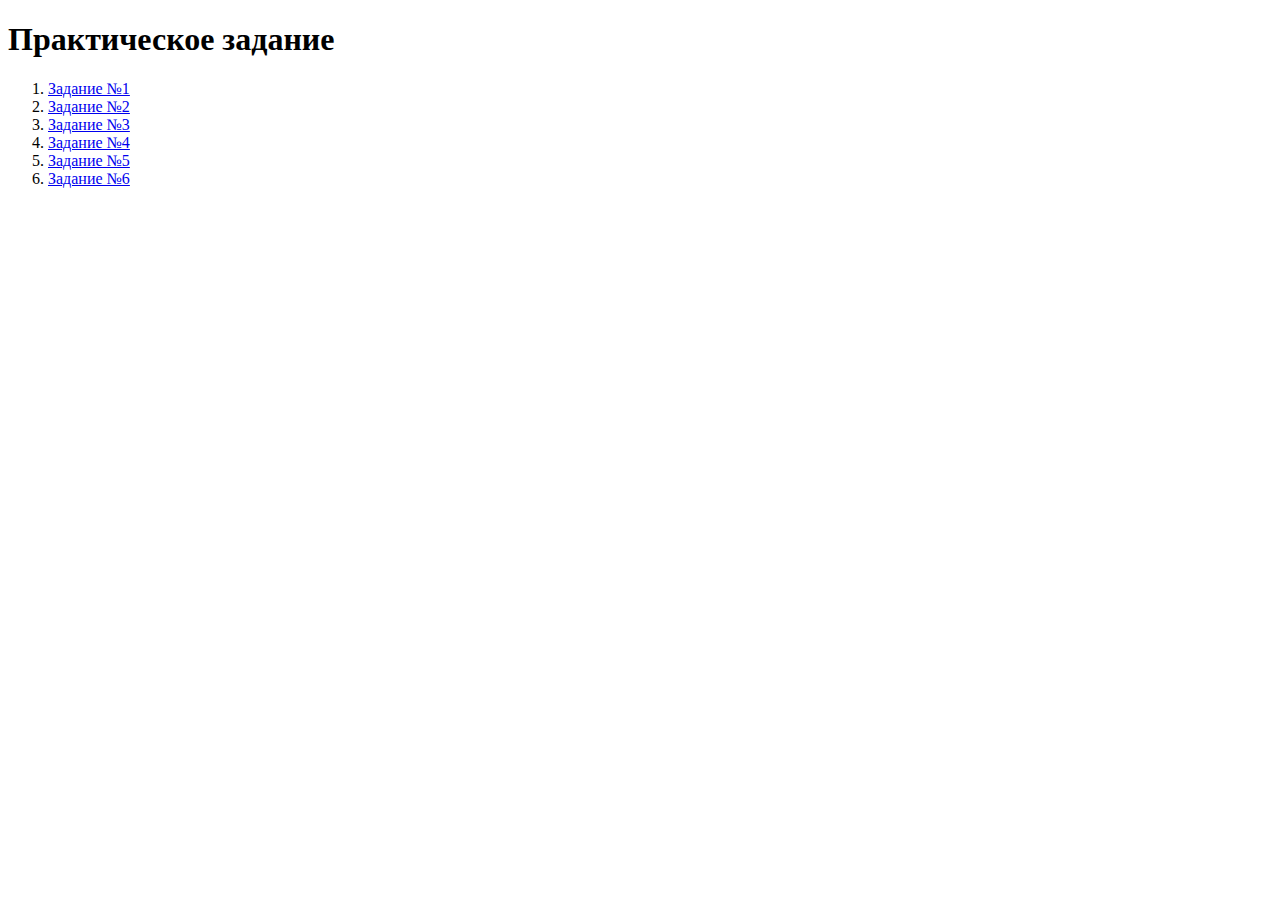
<file: index.html>
<!DOCTYPE html>
<html lang="en">
<head>
    <meta charset="UTF-8">
    <meta name="viewport" content="width=device-width, initial-scale=1.0">
    <title>Практическое задание</title>
</head>
<body>
   <h1>Практическое задание</h1> 
   <ol>
    <li><a href="task1.html">Задание №1</a></li>
    <li><a href="task2.html">Задание №2</a></li>
    <li><a href="task3.html">Задание №3</a></li>
    <li><a href="task4.html">Задание №4</a></li>
    <li><a href="task5new.html">Задание №5</a></li>
    <li><a href="task5.html">Задание №6</a></li>
   </ol>
</body>
</html>
</file>
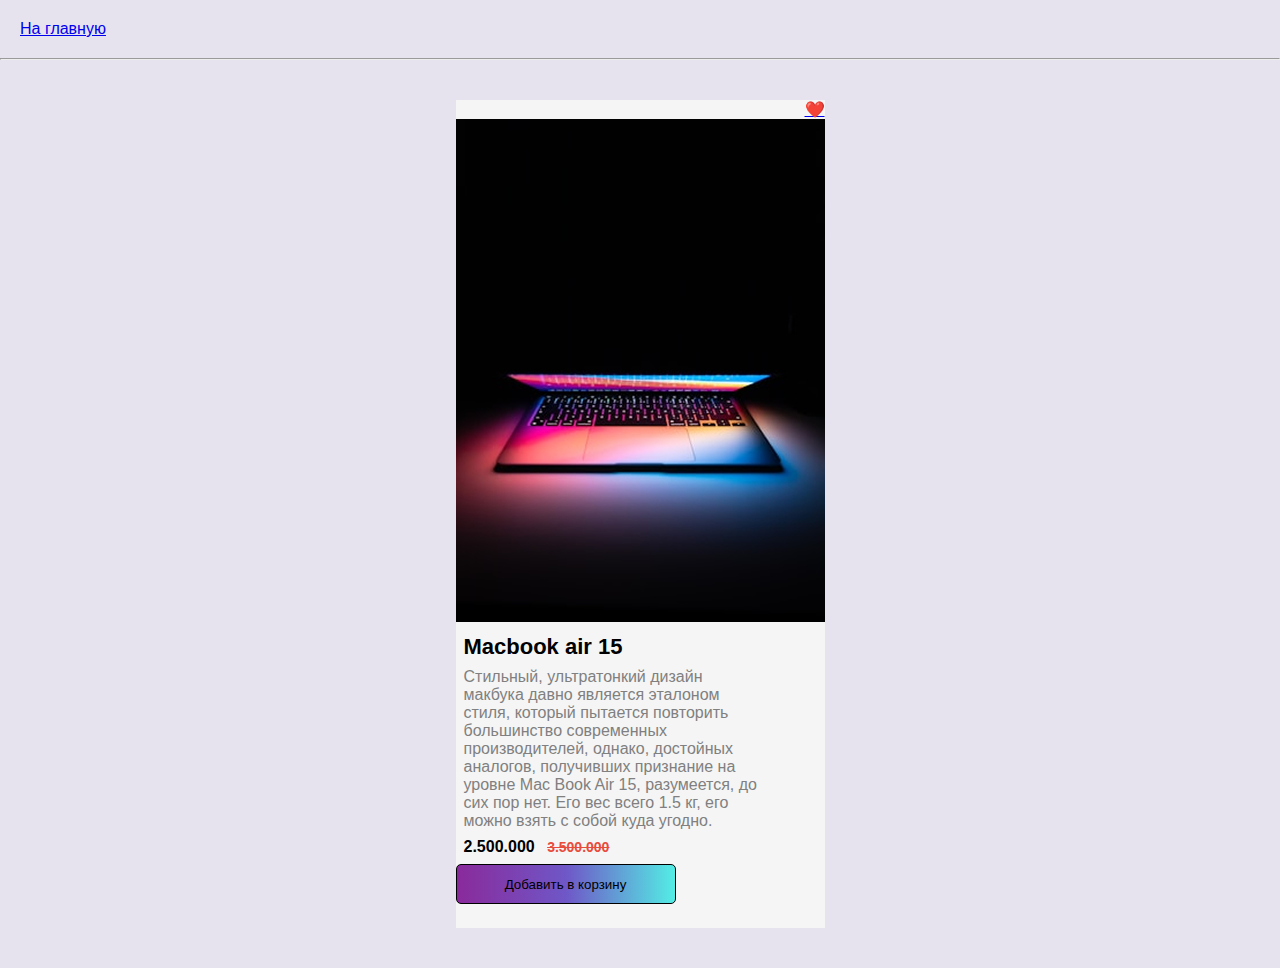
<file: task2.html>
<!DOCTYPE html>
<html lang="en">
<head>
    <meta charset="UTF-8">
    <meta name="viewport" content="width=device-width, initial-scale=1.0">
    <title>Document</title>
    <link rel="stylesheet" href="task2.css">
</head>
<body>
    <a class="back-to-main" href="index.html">На главную</a>
    <hr>
    
    
    <div class="card">
        <p class="favorite">
         <a href="#">❤️</a>   
        </p>
        <img src="image1 (1).png" alt="Нет картинки">
        <h3>Macbook air 15</h3>
        <p class="info">Стильный, ультратонкий дизайн макбука давно является эталоном стиля, который пытается повторить большинство современных производителей, однако, достойных аналогов, получивших признание на уровне Mac Book Air 15, разумеется, до сих пор нет. Его вес всего 1.5 кг, его можно взять с собой куда угодно.</p>
        <p class="price">2.500.000 <span class="old-price">3.500.000</span></p>
        <button class="button">Добавить в корзину</button>
    
    
    </div>

    

</body>
</html>
</file>
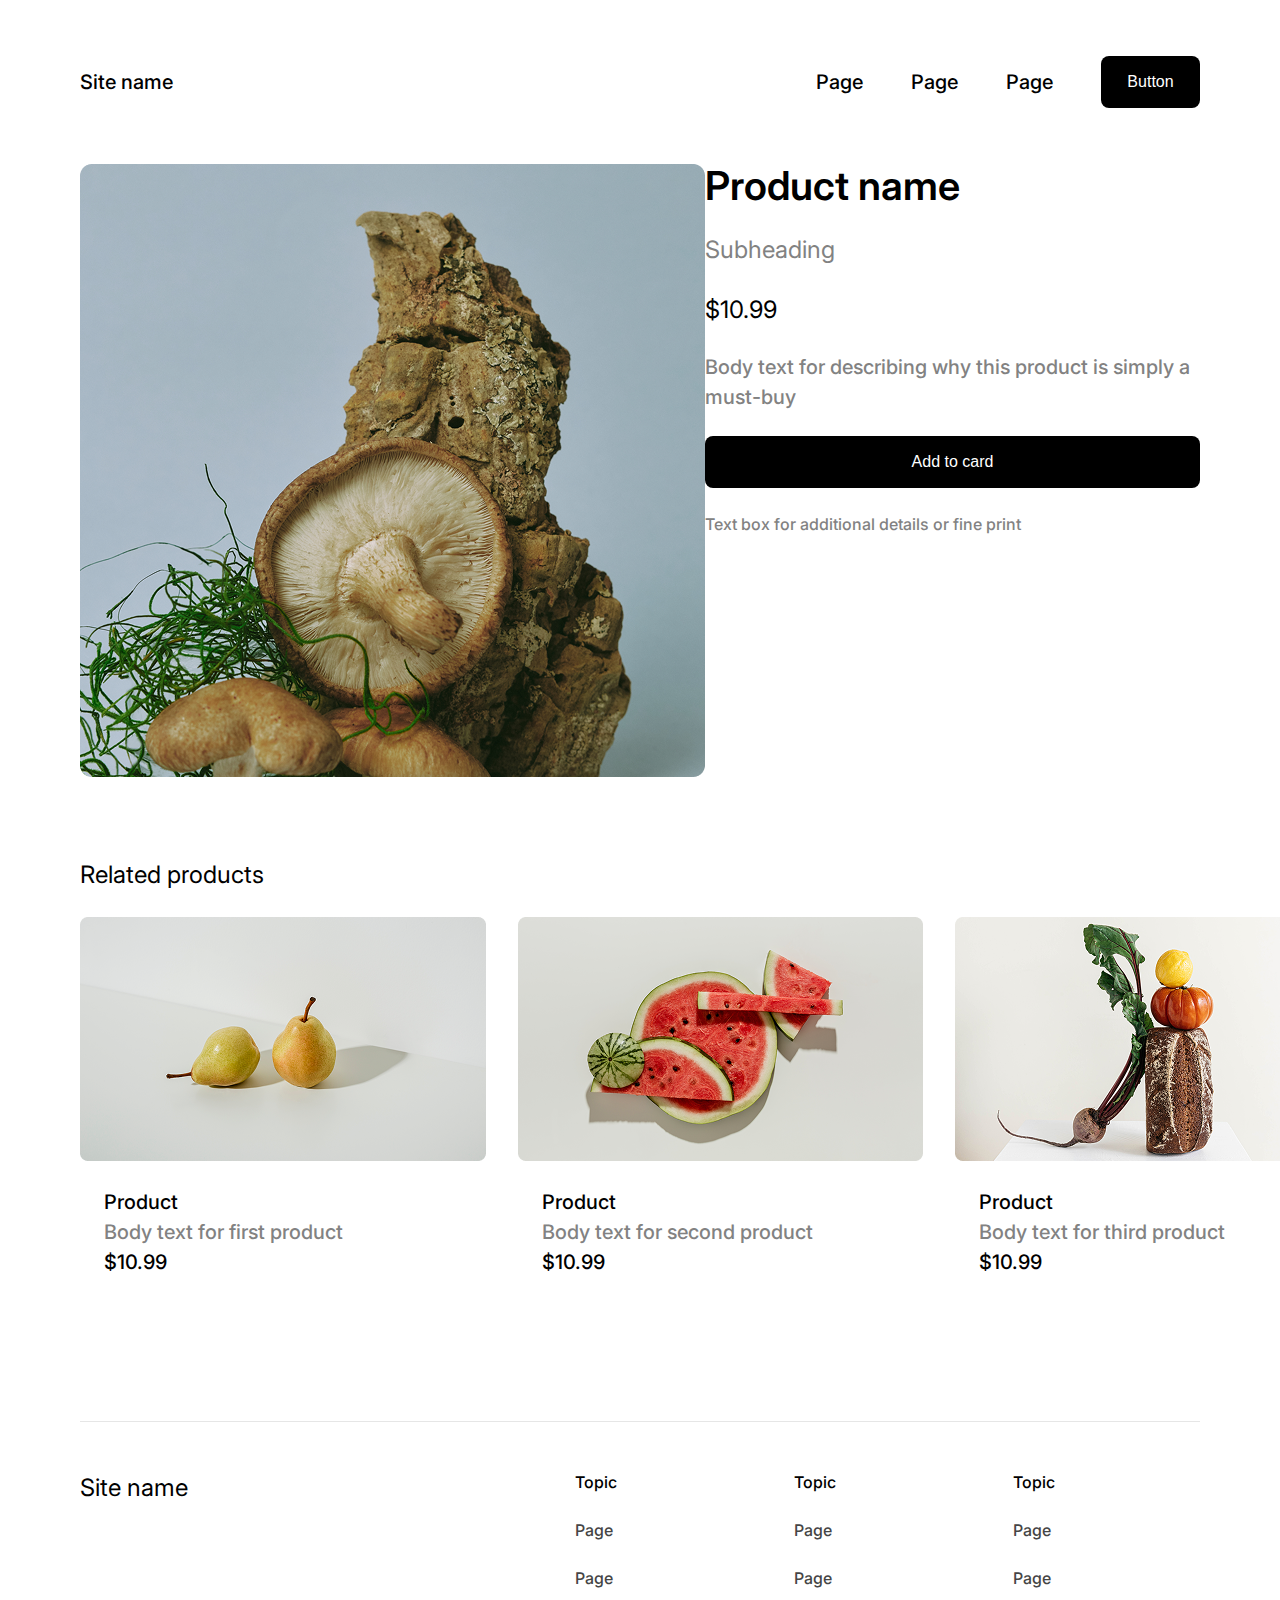
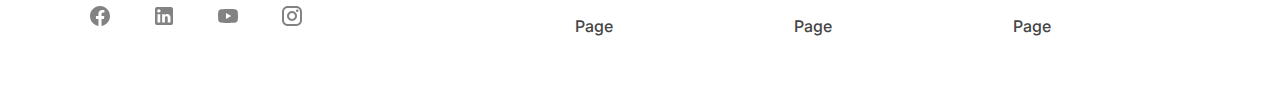
<file: task3.html>
<!DOCTYPE html>
<html lang="en">
<head>
    <meta charset="UTF-8">
    <meta name="viewport" content="width=device-width, initial-scale=1.0">
    <title>Document</title>
    <link rel="stylesheet" href="css/reset.css">
    <link rel="stylesheet" href="css/task3.css">
</head>
<body>
    <header>
        <a class="logo" href="#">
            Site name
        </a>
        <nav>
            <a href="#">Page</a>
            <a href="#">Page</a>
            <a href="#">Page</a>
            <button>Button</button>
        </nav>
    </header>
 
    <main>
        <section class="hero-product">
            <img src="img/task3/hero.png" alt="">
            <div class="hero-product-description">
                <h1>Product name</h1>
                <h2>Subheading</h2>
                <p class="hero-product-price">$10.99</p>
                <p class="hero-product-about">Body text for describing why this product is simply a must-buy</p>
                <button>Add to card</button>
                <p class="hero-product-additional-details">Text box for additional details or fine print</p>
            </div>
        </section>

        <section class="products">
            <h2>Related products</h2>
            <div class="product-cards">
                <figure class="product-card">
                    <img src="img/task3/Image.png" alt="">
                    <figcaption>
                        <h3>Product</h3>
                        <p class="product-card-about">Body text for first product</p>
                        <p class="product-card-price">$10.99</p>
                    </figcaption>
                </figure>
                  <figure class="product-card">
                    <img src="img/task3/Image-1.png" alt="">
                    <figcaption>
                        <h3>Product</h3>
                        <p class="product-card-about">Body text for second product</p>
                        <p class="product-card-price">$10.99</p>
                    </figcaption>
                </figure>
                  <figure class="product-card">
                    <img src="img/task3/Image-2.png" alt="">
                    <figcaption>
                        <h3>Product</h3>
                        <p class="product-card-about">Body text for third product</p>
                        <p class="product-card-price">$10.99</p>
                    </figcaption>
                </figure>
            </div>
        </section>
    </main>

    <footer>
        <div class="footer-info">
            <h2>Site name</h2>
            <div class="social-media">
                <a href="#"><img src="img/task3/icons/Icon.svg" alt=""></a>
                 <a href="#"><img src="img/task3/icons/Icon-1.svg" alt=""></a>
                  <a href="#"><img src="img/task3/icons/Icon-2.svg" alt=""></a>
                   <a href="#"><img src="img/task3/icons/Icon-3.svg" alt=""></a>
            </div>
        </div>
        <div class="footer-links">
            <ul class="footer-links-list">
                <h3>Topic</h3>
                <li><a href="#">Page</a></li>
                <li><a href="#">Page</a></li>
                <li><a href="#">Page</a></li>
            </ul>
            <ul class="footer-links-list">
                <h3>Topic</h3>
                <li><a href="#">Page</a></li>
                <li><a href="#">Page</a></li>
                <li><a href="#">Page</a></li>
            </ul>
            <ul class="footer-links-list">
                <h3>Topic</h3>
                <li><a href="#">Page</a></li>
                <li><a href="#">Page</a></li>
                <li><a href="#">Page</a></li>
            </ul>
        </div>
    </footer>
</body>
</html>
</file>
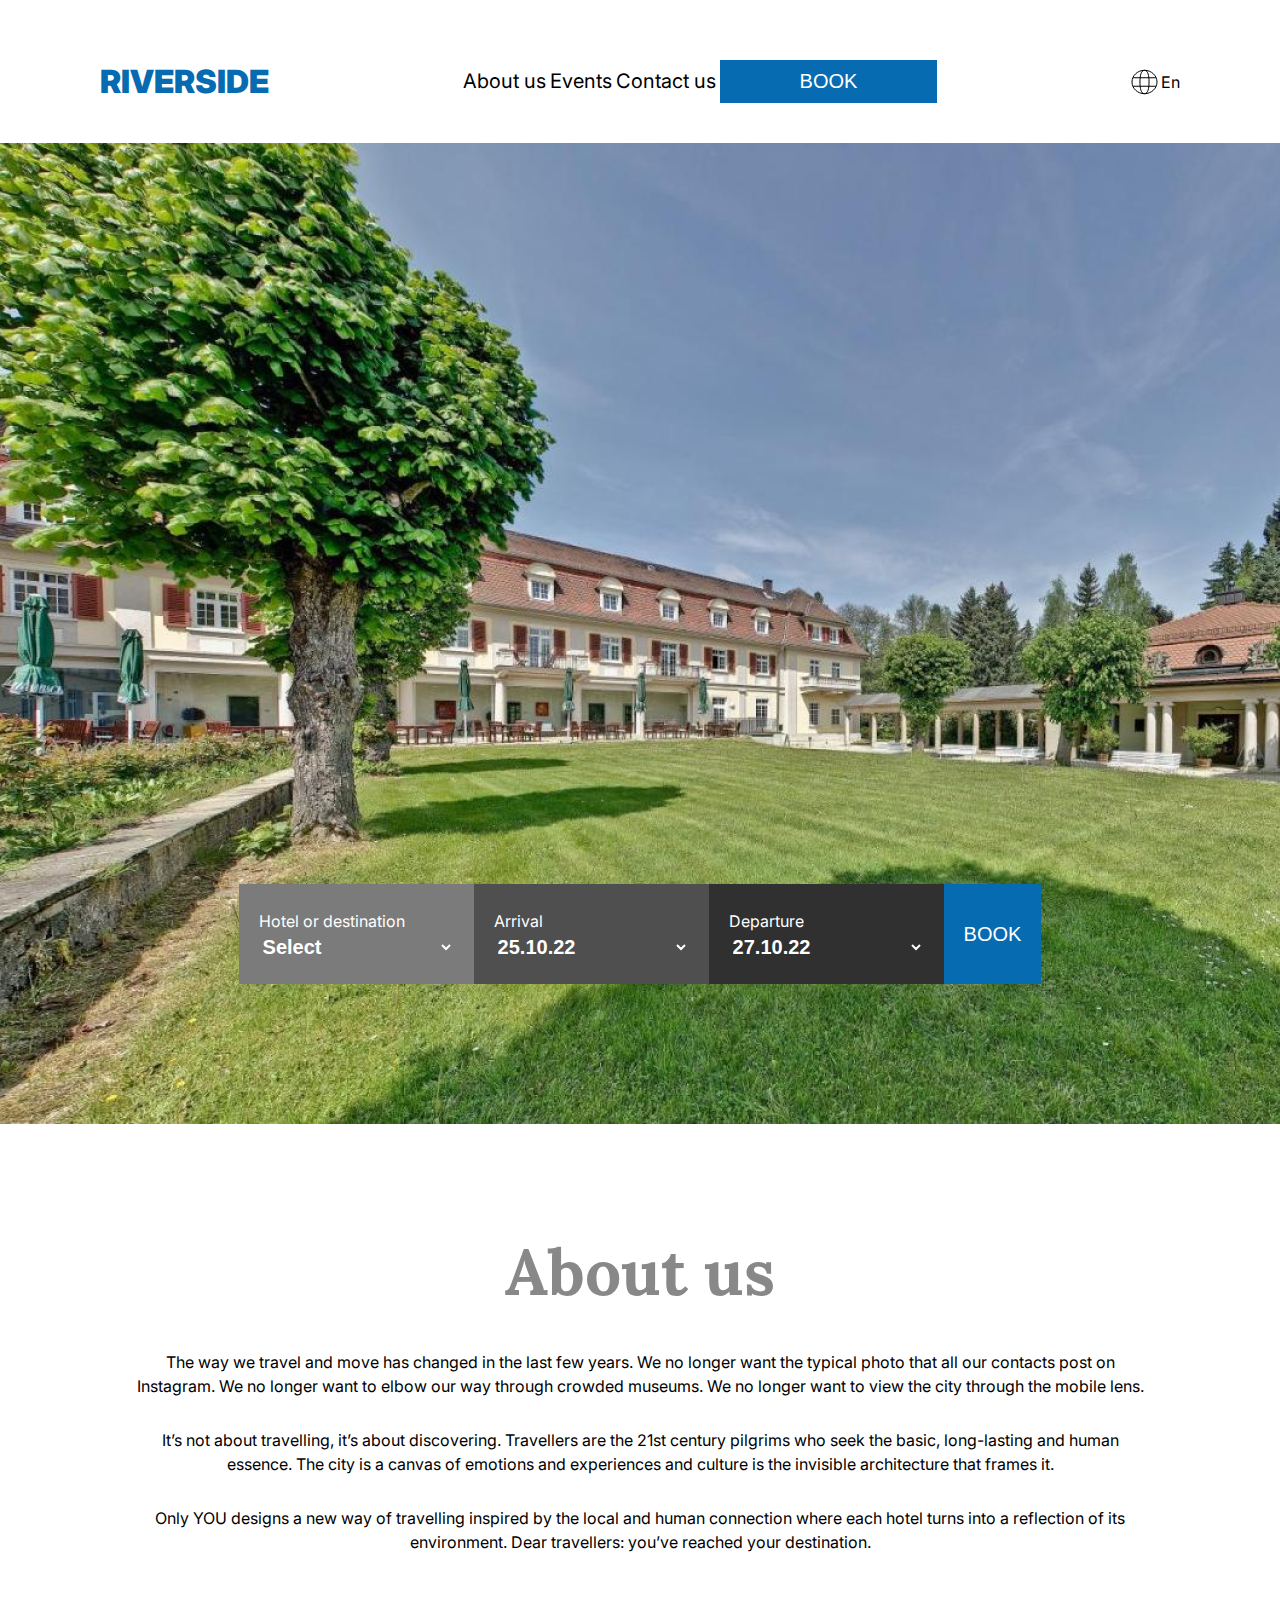
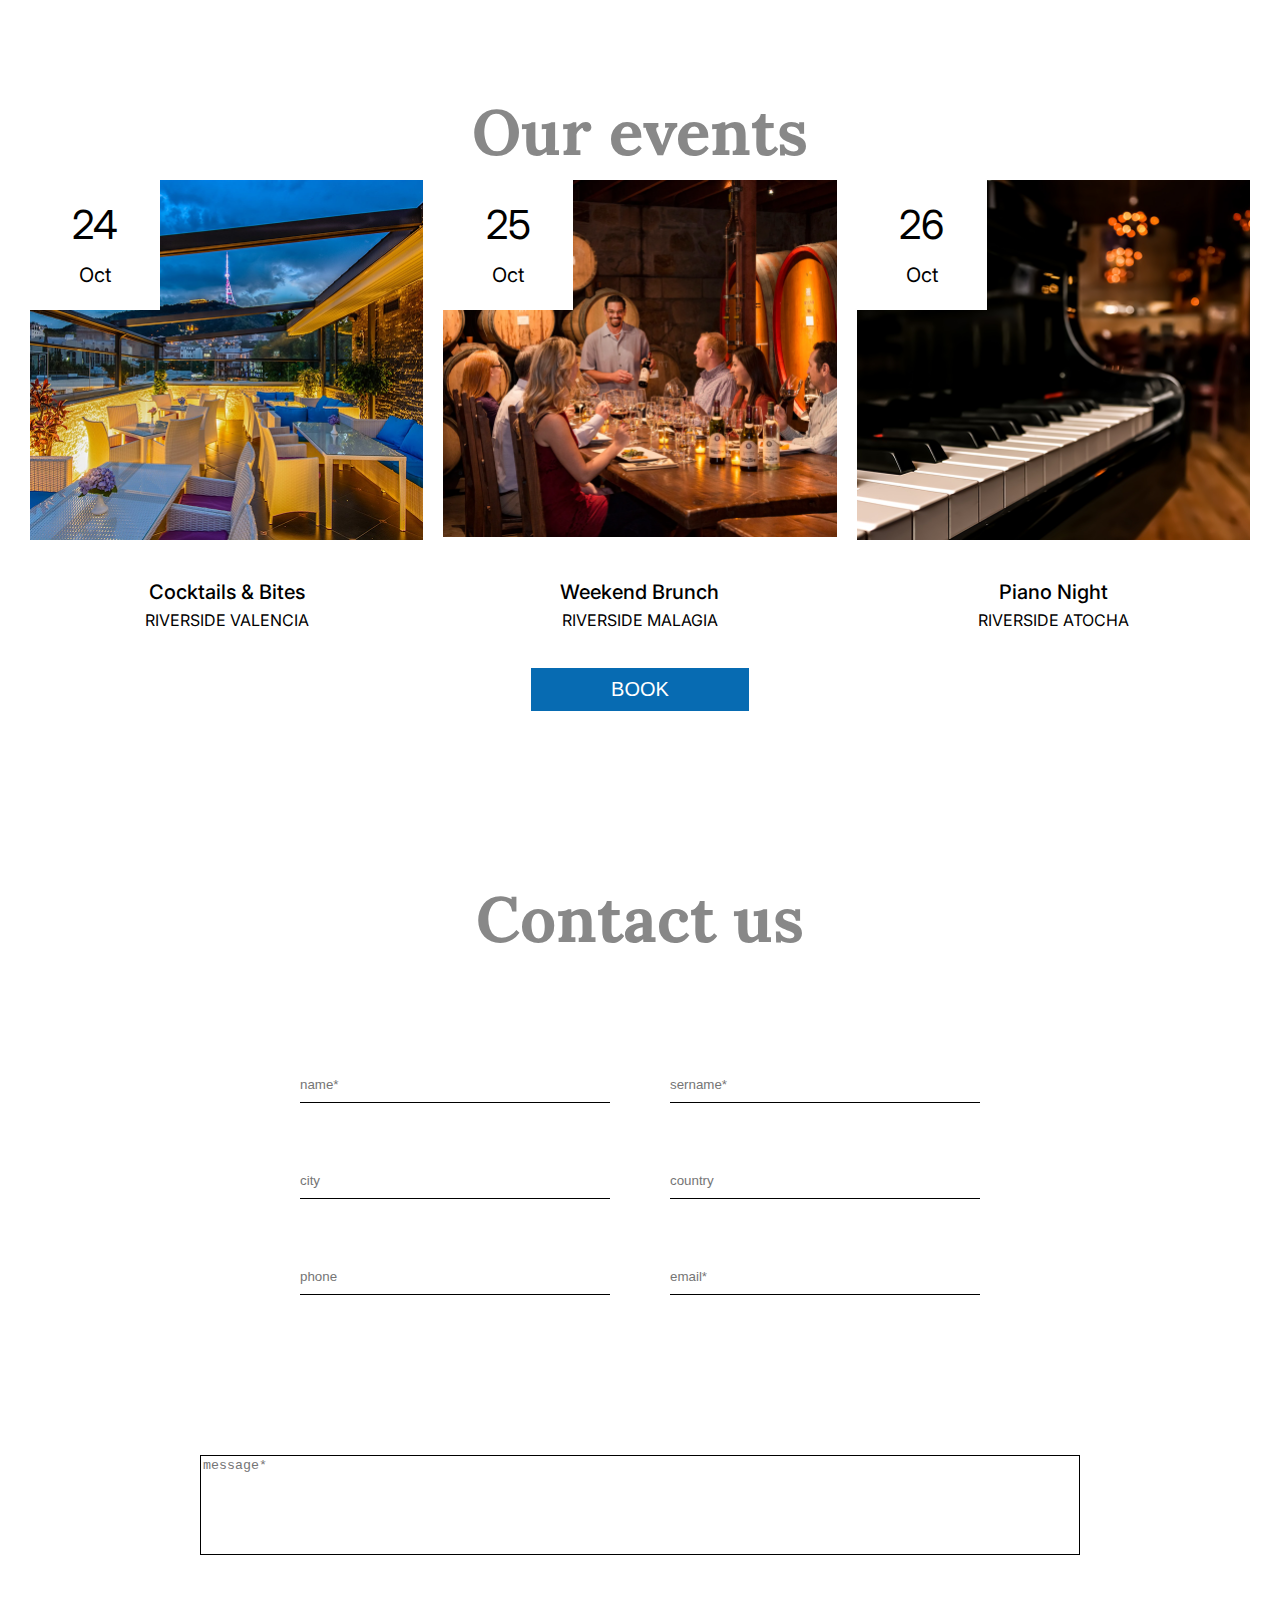
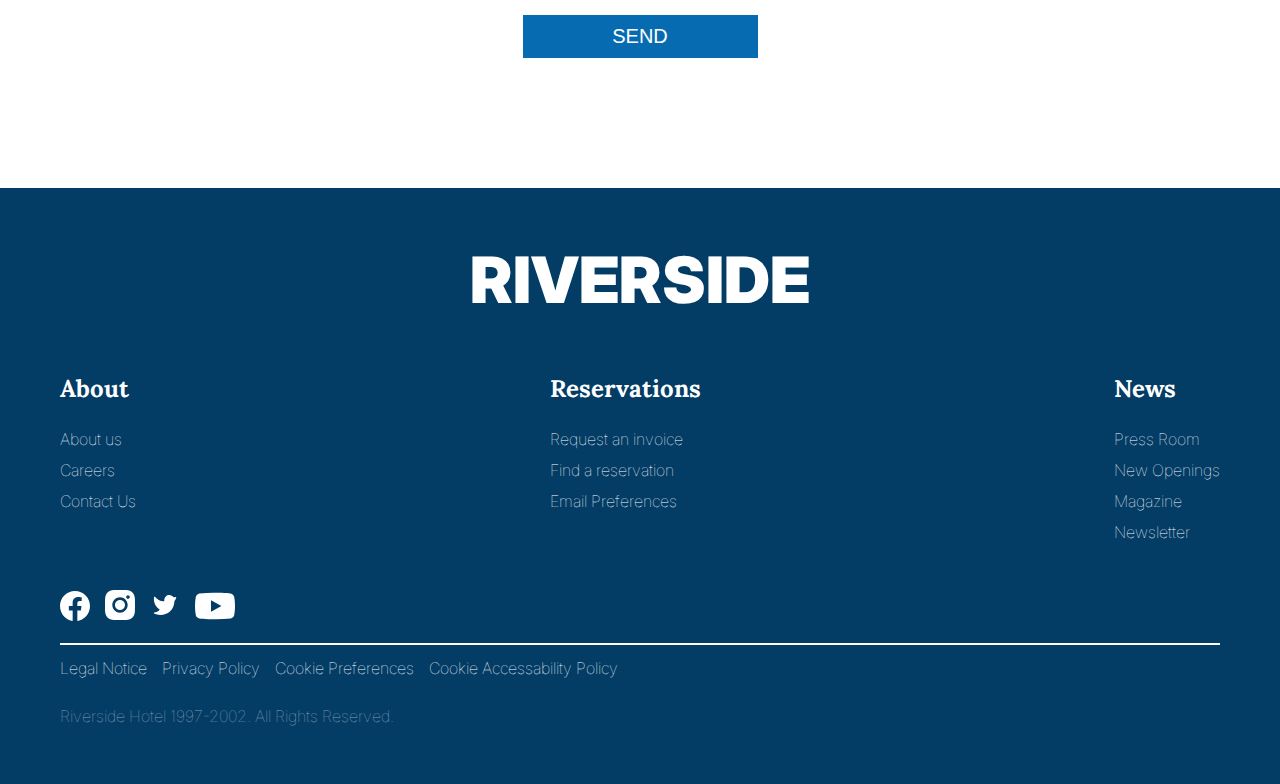
<file: task4.html>
<!DOCTYPE html>
<html lang="en">

<head>
    <meta charset="UTF-8">
    <meta name="viewport" content="width=device-width, initial-scale=1.0">
    <title>Document</title>
    <link rel="stylesheet" href="css/reset.css">
    <link rel="stylesheet" href="css/task4.css">
</head>

<body>
    <header>
        <button class="burger-btn">
            <img src="images/icons/burger-menu.svg" alt="">
        </button>
        <a href="task4.html" class="logo">
            Riverside
        </a>
        <nav>
            <a href="#">About us</a>
            <a href="#">Events</a>
            <a href="#">Contact us</a>
            <button>book</button>
        </nav>
        <div class="lang">
            <img src="images/icons/lang.svg" alt="Логотип">
            <span>En</span>
        </div>
    </header>

    <main>
        <section class="hero">
            <div class="hero-choose">
                <h4>Hotel or destination</h4>
                <select name="" id="">
                    <option value="">Select</Select></option>
                </select>
            </div>
             <div class="hero-choose">
                <h4>Arrival</h4>
                <select name="" id="">
                    <option value="">25.10.22</Select></option>
                </select>
            </div>
             <div class="hero-choose">
                <h4>Departure</h4>
                <select name="" id="">
                    <option value="">27.10.22</Select></option>
                </select>
            </div>
            <button>Book</button>
        </section>

        <section class="about-us">
            <h2 id="about-us">About us</h2>
            <p>The way we travel and move has changed in the last few years. We no longer want the typical photo that all our contacts post on Instagram. We no longer want to elbow our way through crowded museums. We no longer want to view the city through the mobile lens.</p>
            <p>It’s not about travelling, it’s about discovering. Travellers are the 21st century pilgrims who seek the basic, long-lasting and human essence. The city is a canvas of emotions and experiences and culture is the invisible architecture that frames it.</p>
            <p>Only YOU designs a new way of travelling inspired by the local and human connection where each hotel turns into a reflection of its environment. Dear travellers: you’ve reached your destination.</p>
        </section>

        <section class="our-events">
            <h2 id="our-events">Our events</h2>
            <div class="cards">
                <div class="card">
                    <img src="images/cards/card-1.png" alt="">
                    <div class="card-body">
                        <h4>Cocktails & Bites</h4>
                        <p>Riverside  Valencia</p>
                    </div>
                    <div class="card-date">
                        <span class="card-date-day">24</span>
                        <br>Oct
                    </div>
                </div>
                                <div class="card">
                    <img src="images/cards/card-2.png" alt="">
                    <div class="card-body">
                        <h4>Weekend Brunch</h4>
                        <p>Riverside  Malagia</p>
                    </div>
                    <div class="card-date">
                        <span class="card-date-day">25</span>
                        <br>Oct
                    </div>
                </div>
                <div class="card">
                    <img src="images/cards/card-3.png" alt="">
                    <div class="card-body">
                        <h4>Piano Night</h4>
                        <p>Riverside  Atocha</p>
                    </div>
                    <div class="card-date">
                        <span class="card-date-day">26</span>
                        <br>Oct
                    </div>
                </div>
             </div>
             <button>Book</button>  
         </section>


         <section class="contact-us">
            <h2 id="contact-us">Contact us</h2>
            <form action="" class="contact-form">
                <div class="contact-form-fields">
                    <input type="text" placeholder="name*" required>
                    <input type="text" placeholder="sername*" required>
                    <input type="text" placeholder="city">
                    <input type="text" placeholder="country">
                    <input type="tel" placeholder="phone">
                    <input type="email" placeholder="email*" required>
                </div>
                <textarea name="" id="" required placeholder="message*"></textarea>
                <button>Send</button>
            </form>
         </section>
    
    
    </main>

    <footer>
        <section class="footer-body">
            <h3>Riverside</h3>

            <div class="footer-body-links">
                <ul>
                    <h4>About</h4>
                    <li><a href="#">About us</a></li>
                    <li><a href="#">Careers</a></li>
                    <li><a href="#">Contact Us</a></li>
                </ul>
                <ul>
                    <h4>Reservations</h4>
                    <li><a href="#">Request an invoice</a></li>
                    <li><a href="#">Find a reservation</a></li>
                    <li><a href="#">Email Preferences</a></li>
                </ul>
                <ul>
                    <h4>News</h4>
                    <li><a href="#">Press Room</a></li>
                    <li><a href="#">New Openings</a></li>
                    <li><a href="#">Magazine</a></li>
                    <li><a href="#">Newsletter</a></li>
                </ul>

            </div>

            <div class="footer-social-media">
                <a href="#"><img src="images/icons/facebook.svg" alt=""></a>
                <a href="#"><img src="images/icons/instagram.svg" alt=""></a>
                <a href="#"><img src="images/icons/twitter.svg" alt=""></a>
                <a href="#"><img src="images/icons/youtube.svg" alt=""></a>

            </div>

            <div class="footer-policy">
                <a href="#">Legal Notice</a>
                <a href="#">Privacy Policy</a>
                <a href="#">Cookie Preferences</a>
                <a href="#">Cookie Accessability Policy</a>
            </div>
            <p class="rights">
                Riverside Hotel 1997-2002. All Rights Reserved.
            </p>





        </section>



    </footer>





</body>

</html>
</file>
<file: task2.css>
*{
    margin: 0;
    padding: 0;
    font-family: Arial;
    box-sizing: border-box;
}

.back-to-main{
    display: block;
    margin: 20px;
    width: max-content;
}

body{
    background: #e6e3ef;
}

.card{
    max-width: 500px;
    background: #f5f5f5;
    width: max-content;
    padding-bottom: 24px;
    margin: 40px auto;
    transition: 0.5s;
}

.card .favorite{
    text-align: right;
}

.card .favorite{
    text-decoration: none;
}

.card:hover{
    transform: scale(1.05);
}

.card h3{
    margin: 8px;
    font-size: 22px;
}

.card .info{
    margin: 8px;
    color: gray;
    width: 300px;
}

.card .price{
    margin: 8px;
    font-weight: bold;
}

.card .old-price{
    font-size: 14px;
    color: #e74c3c;
    text-decoration: line-through;
    margin-left: 8px;
}

.card .button{
    width: 220px;
    height: 40px;
    background: linear-gradient(90deg,rgba(138, 42, 155, 1) 0%, rgba(111, 87, 199, 1) 50%, rgba(83, 237, 229, 1) 100%);
    border: 1px solid;
    border-radius: 5px;
}

button:hover{
    color: antiquewhite;
    transition: opacity 0.3s
}

button:active{
    color: burlywood;
    background: linear-gradient(90deg,rgba(138, 42, 155, 1) 0%, rgba(83, 237, 229, 1) 100%);;

}
</file>
<file: css/task3.css>
@import url('https://fonts.googleapis.com/css2?family=Inter:ital,opsz,wght@0,14..32,100..900;1,14..32,100..900&family=Manrope&display=swap');


*{
    box-sizing: border-box;
}

body{
    font-family: "Inter", sans-serif;
    max-width: 1440px;
    margin: 0 auto;
    padding: 56px 80px;
}

header{
    display: flex;
    justify-content: space-between;
    align-items: center;
}

.logo, 
header nav a,
.hero-product-about,
.hero-product-additional-details,
.product-card figcaption {
    color: black;
    text-decoration: none;
    font-weight: 500;
    font-size: 20px;
    line-height: 150%;
}

header nav{
    display: flex;
    gap: 48px;
    align-items: center;
}

header button, .hero-product-description button {
    background: black;
    color: white;
    width: 99px;
    height: 52px;
    border-radius: 8px;
    border: none;
    cursor: pointer;
    font-size: 16px;
    font-weight: 500;
}

.hero-product{
    margin: 56px 0px 80px;
    display: flex;
    justify-content: space-between;

}

.hero-product-description{
    display: flex;
    flex-direction: column;
    gap: 24px;
    max-width: 515px;
}

h1{
    font-size: 40px;
    font-weight: 600;
    line-height: 110%;
}

.hero-product-description h2, 
.hero-product-price,
.products h2, 
.footer-info h2{
    font-size: 24px;
    line-height: 150%;
}

.hero-product-description h2,
.hero-product-about,
.hero-product-additional-details,
.product-card-about {
    color: #828282;
}

.hero-product-description button {
    width: unset;
}

.hero-product-additional-details {
    font-size: 16px;
}


.product-cards{
    margin: 24px 0px 120px;
    display: flex;
    gap: 32px;
}

.product-card {
    flex: auto;
}

.product-card figcaption{
    margin: 24px;
}

footer{
  display: flex;  
  justify-content: space-between;
  border-top: 1px solid #e6e6e6;
  padding-top: 48px;
}


.footer-links{
    display: flex;
    gap: 32px;
}

.footer-links-list{
    display: flex;
    flex-direction: column;
    gap: 24px;
    width: 187px;
}

.footer-links-list a, .footer-links h3{
    font-weight: 500;
    line-height: 150%;
    color: #454545;
    text-decoration: none;
}

.footer-links h3{
    color: black;
}

.footer-info{
    display: flex;
    justify-content: space-between;
    flex-direction: column;
}

.social-media{
    display: flex;
    align-items: center;
    gap: 24px;
}

.social-media img:hover{
    filter: brightness(50%);
}
</file>
<file: css/task4.css>
@import url('https://fonts.googleapis.com/css2?family=Inter:ital,opsz,wght@0,14..32,100..900;1,14..32,100..900&family=Lora:ital,wght@0,400..700;1,400..700&display=swap');

*{
    box-sizing: border-box;
}
body{
   font-family: "Inter", sans-serif;
}
a{
    text-decoration: none;
}

header{
    max-width: 1500px;
    margin: 0 auto;
    padding: 60px 100px 40px;
    display: flex;
    align-items: center;
    justify-content: space-between;
}

.logo{
    font-size: 32px;
    text-transform: uppercase;
    font-weight: 900;
    color: #076bb2;
}

.nav{
    display: flex;
    align-items: center;
    gap: 35px;
}

nav a{
    color: black;
    font-size: 20px;
}

button{
    background: #076bb2;
    color: white;
    border: none;
    text-transform: uppercase;
    padding: 10px 80px;
    font-size: 20px;
    cursor: pointer;
}

.lang{
    display: flex;
    align-items: center;
    gap: 3px;
}

.burger-btn{
    background: transparent;
        padding: 0;
        display: none;
}


.hero{
    height: 981px;
    background: url(../images/hero.png);
    background-size: cover;
    display: flex;
    align-items: end;
    justify-content: center;
    padding-bottom: 140px;
}
.hero-choose{
    padding: 24px 20px;
    width: 235px;
    height: 100px;
    color: white;
    display: flex;
    flex-direction: column;
    justify-content: center;
}

.hero-choose:nth-child(1){
    background: #7b7b7b;
}
.hero-choose:nth-child(2){
    background: #504f4f;
}
.hero-choose:nth-child(3){
    background: #303030;
}

.hero-choose h4{
    line-height: 160%;
}

.hero-choose select{
    background: transparent;
    border: none;
    color: white;
    font-size: 20px;
    font-weight: 600;
}

.hero button{
    height: 100px;
    padding: 20px;
}

.about-us{
    margin: 100px auto;
    max-width: 1080px;
    padding: 0px 30px;
    line-height: 150%;
    text-align: center;
}


h2{
    font-size: 64px;
    color: #888;
    font-family: "Lora", serif;
    font-weight: 700;
    line-height: 150%;
    text-align: center;
}

.about-us p{
    margin: 30px 0px;
}


.our-events{
    text-align: center;
    padding: 30px;
}


.cards{
    display: grid;
    grid-template-columns: repeat(3, 1fr);
    max-width: 1300px;
    margin: 0 auto;
    gap: 20px;
}

.card{
    position: relative;
}

.card-date{
    position: absolute;
    top: 0;
    left: 0;
    background: white;
    width: 130px;
    height: 130px;
    display: flex;
    align-items: center;
    justify-content: center;
    flex-direction: column;
    font-size: 20px;
}
.card-date-day{
    font-size: 40px;
}

.card img{
    width: 100%;
    height: 360px;
    object-fit: cover;
}

.card-body{
    padding: 40px;
    text-align: center;
    display: flex;
    flex-direction: column;
    gap: 10px;
    text-transform: uppercase;
}

.card-body h4{
    font-size: 20px;
    font-weight: 500;
    text-transform: none;
}


.contact-us{
    max-width: 940px;
    margin: 100px auto;
    padding: 30px;
}

.contact-form{
    display: flex;
    flex-direction: column;
    gap: 60px;
}

.contact-form-fields{
    display: grid;
    grid-template-columns: repeat(2, 1fr);
    gap: 60px;
    margin: 100px;
}

.contact-form-fields input{
    border: none;
    border-bottom: 1px solid black;
    padding: 10px 0px;
    outline: none;
}

.contact-form textarea{
    resize: none;
    height: 100px;
    border: 1px solid black;
    outline: none;
}

.contact-form button{
    width: 235px;
    display: block;
    margin: 0 auto;
}


footer{
    background: #033c65;
    padding: 60px;
}

.footer-body{
    max-width: 1160px;
    margin: 0 auto;
    color: white;
}

.footer-body h3{
    color: white;
    font-size: 64px;
    text-align: center;
    text-transform: uppercase;
    font-weight: 900;
}

.footer-body-links{
    display: flex;
    justify-content: space-between;
    padding: 65px 0px 30px;
}

.footer-body-links ul{
    display: flex;
    flex-direction: column;
    gap: 15px;
}

.footer-body-links a{
    font-weight: 100;
    color: white;

}

.footer-body-links h4{
    margin-bottom: 15px;
    font-family: "Lora", serif;
    font-weight: 700;
    font-size: 24px;
}

.footer-social-media{
    display: flex;
    align-items: center;
    gap: 15px;
    margin: 20px 0px;
}

.footer-policy{
    display: flex;
    align-items: center;
    gap: 15px;
    border-top: 2px solid white;
    padding: 15px 0px 32px;
}

.footer-policy a{
    color: white;
    font-weight: 100;
}

.rights{
    font-weight: 100;
    opacity: 0.5;
}






@media screen and (max-width: 992px) {
    .burger-btn{
        display: block;
    }
    nav{
        display: none;
    }
    
    .cards{
      grid-template-columns: repeat(1,1fr);  
    }

    .card img{
        height: 60vw;
    }
}

@media screen and (max-width: 768px) {
    .hero{
        flex-direction: column;
        align-items: center;
        justify-content: end;
    }
    .hero button, 
    .hero-choose{
        width: max(70%, 300px);
    }

    .contact-form-fields{
        grid-template-columns: repeat(1,1fr);
        gap: 30px;
        margin-top: 40px;
    }

    .contact-form{
        gap: 30px;
    }
}


@media screen and (max-width: 550px) {
    .footer-body-links, .footer-policy, .footer-social-media, .rights {
        display: none;
    }
    .footer-body h3{
        font-size: 32px;
    }
}


@media screen and (max-width: 450px) {
    header{
        padding: 30px;
    }
    .logo{
        font-size: 20px;
    }

    h2{
        font-size: 20px;
    }

    .about-us p{
        font-size: 14px;
        margin: 14px 0px;
        color: #303030;
    }

    .card-date{
        width: 70px;
        height: 70px;
        font-size: 16px;
    }

    .card-date-day{
        font-size: 20px;
    }

}
</file>
